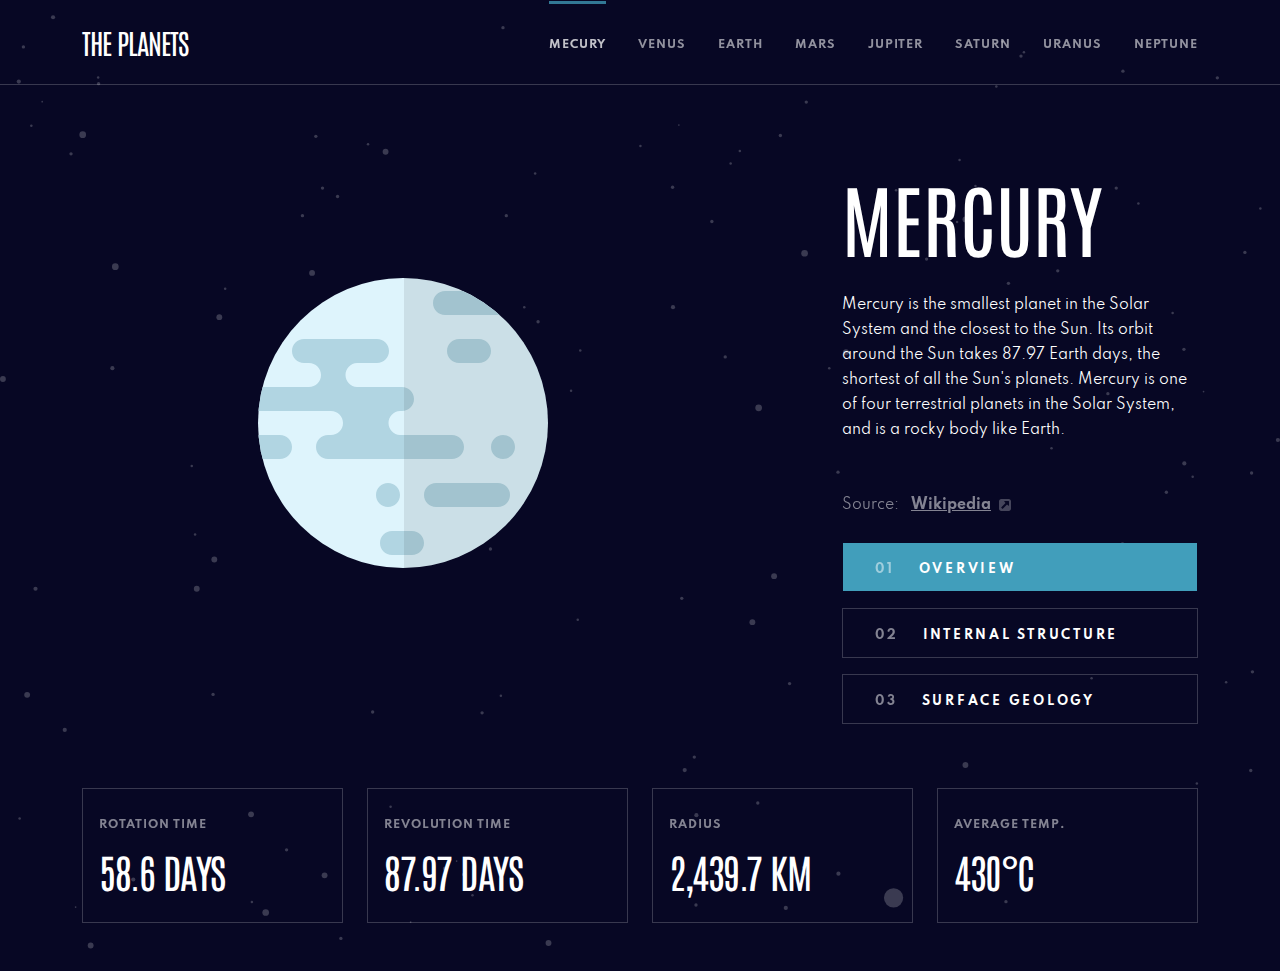
<file: index.html>
<!doctype html>
<html lang="en">

<head>
  <!--Don't forget to edit title-->
  <title>Planet Fact Site - Mercury</title>
  <meta charset="utf-8">
  <meta name="viewport" content="width=device-width, initial-scale=1">
  <link rel="stylesheet" href="css/bootstrap.min.css">
  <link rel="stylesheet" href="css/styles.css">
</head>

<body>
  <header id="header">
    <div class="container">
      <div class="row">
        <div class="col-md-12">
          <nav id="nav-bar">
            <a href="" class="logo">
              <h1>The Planets</h1>
            </a>
            <ul class="nav-list">
              <li><a class="nav-link active" href="index.html"><span class="dot"></span>Mecury</a></li>
              <li><a class="nav-link" href="venus.html"><span class="dot"></span>Venus</a></li>
              <li><a class="nav-link" href="earth.html"><span class="dot"></span>Earth</a></li>
              <li><a class="nav-link" href="mars.html"><span class="dot"></span>Mars</a></li>
              <li><a class="nav-link" href="jupiter.html"><span class="dot"></span>Jupiter</a></li>
              <li><a class="nav-link" href="saturn.html"><span class="dot"></span>Saturn</a></li>
              <li><a class="nav-link" href="uranus.html"><span class="dot"></span>Uranus</a></li>
              <li><a class="nav-link" href="neptune.html"><span class="dot"></span>Neptune</a></li>
            </ul>
            <div id="nav-toggle">
              <div class="bar"></div>
              <div class="bar"></div>
              <div class="bar"></div>
            </div>
          </nav>
        </div>
      </div>
    </div>
  </header>
  <section id="m-tabs">
    <div class="container">
      <div class="row">
        <ul class="tabs">
          <li class="tab"><button class="btn active" data-show=".overview">Overview</button></li>
          <li class="tab"><button class="btn" data-show=".internal">Structure</button></li>
          <li class="tab"><button class="btn" data-show=".geology">Surface</button></li>
        </ul>
      </div>
    </div>
  </section>
  <section class="container" id="main">
    <div class="row">
      <div class="col-lg-7">
        <div class="planet overview">
          <img src="images/planet-mercury.svg" alt="Mercury" class="img-fluid mercury">
        </div>
        <div class="planet internal hide">
          <img src="images/planet-mercury-internal.svg" alt="Mercury Internal" class="img-fluid mercury">
        </div>
        <div class="planet geology hide">
          <img src="images/planet-mercury.svg" alt="Mercury" class="img-fluid mercury">
          <img src="images/geology-mercury.png" alt="Mercury Geology" class="img-fluid sub">
        </div>
      </div>
      <div class="col-lg-4 offset-lg-1">
        <article id="mercury">
          <div id="info">
            <h1 class="title">Mercury</h1>
            <p class="content overview">Mercury is the smallest planet in the Solar System and the closest to the Sun.
              Its
              orbit
              around the Sun takes 87.97 Earth days, the shortest of all the Sun's planets. Mercury is one of four
              terrestrial planets in the Solar System, and is a rocky body like Earth.</p>
            <p class="content internal hide">Mercury appears to have a solid silicate crust and mantle overlying a
              solid,
              iron
              sulfide outer core layer, a deeper liquid core layer, and a solid inner core. The planet's density is the
              second highest in the Solar System at 5.427 g/cm3 , only slightly less than Earth's density.</p>
            <p class="content geology hide">Mercury's surface is similar in appearance to that of the Moon, showing
              extensive
              mare-like plains and heavy cratering, indicating that it has been geologically inactive for billions of
              years. It is more heterogeneous than either Mars's or the Moon’s.</p>
            <span class="source">Source: <a href="https://en.wikipedia.org/wiki/Mercury_(planet)" class="link" target="_blank">Wikipedia<img
                  src="images/icon-source.svg" class="icon" alt="Source Icon"></a></span>
          </div>
          <div id="buttons">
            <button class="active btn" data-show=".overview"><span class="number">01</span>Overview</button>
            <button class="btn" data-show=".internal"><span class="number">02</span>Internal Structure</button>
            <button class="btn" data-show=".geology"><span class="number">03</span>Surface Geology</button>
          </div>
        </article>
      </div>
      <div class="col-md-3">
        <div id="stats">
          <h2 class="title">Rotation Time</h2>
          <span class="content">58.6 Days</span>
        </div>
      </div>
      <div class="col-md-3">
        <div id="stats">
          <h2 class="title">Revolution Time</h2>
          <span class="content">87.97 Days</span>
        </div>
      </div>
      <div class="col-md-3">
        <div id="stats">
          <h2 class="title">Radius</h2>
          <span class="content">2,439.7 Km</span>
        </div>
      </div>
      <div class="col-md-3">
        <div id="stats">
          <h2 class="title">Average Temp.</h2>
          <span class="content">430&deg;C</span>
        </div>
      </div>
    </div>
  </section>
</body>
<script src="https://code.jquery.com/jquery-3.6.0.min.js"
  integrity="sha256-/xUj+3OJU5yExlq6GSYGSHk7tPXikynS7ogEvDej/m4=" crossorigin="anonymous"></script>
<script src="js/bootstrap.min.js"></script>
<script src="js/main.js"></script>

</html>
</file>
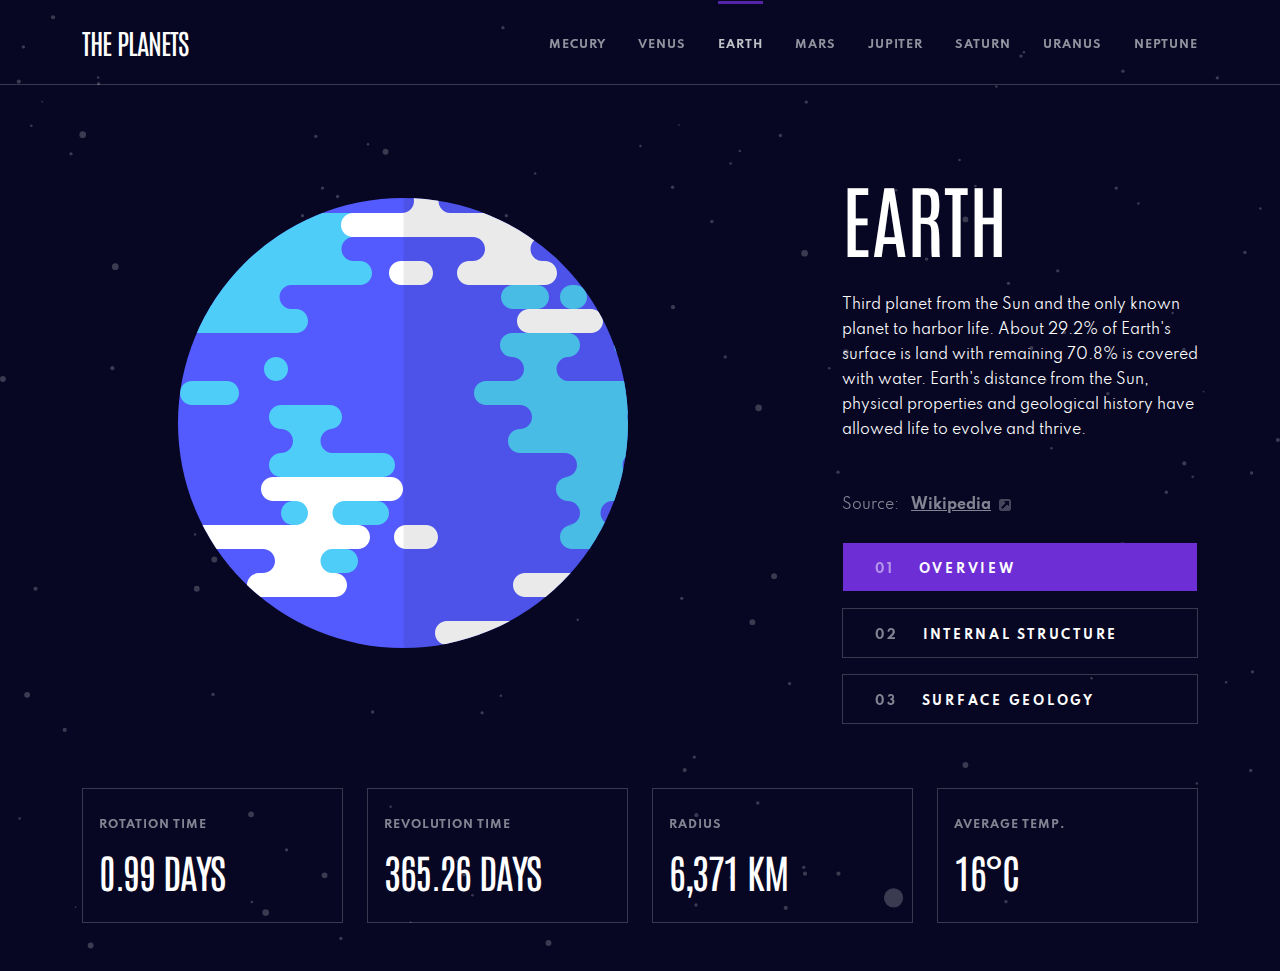
<file: earth.html>
<!doctype html>
<html lang="en">

<head>
  <!--Don't forget to edit title-->
  <title>Planet Fact Site - Earth</title>
  <meta charset="utf-8">
  <meta name="viewport" content="width=device-width, initial-scale=1">
  <link rel="stylesheet" href="css/bootstrap.min.css">
  <link rel="stylesheet" href="css/styles.css">
</head>

<body>
  <header id="header">
    <div class="container">
      <div class="row">
        <div class="col-md-12">
          <nav id="nav-bar">
            <a href="" class="logo">
              <h1>The Planets</h1>
            </a>
            <ul class="nav-list">
              <li><a class="nav-link" href="index.html"><span class="dot"></span>Mecury</a></li>
              <li><a class="nav-link" href="venus.html"><span class="dot"></span>Venus</a></li>
              <li><a class="nav-link active" href="earth.html"><span class="dot"></span>Earth</a></li>
              <li><a class="nav-link" href="mars.html"><span class="dot"></span>Mars</a></li>
              <li><a class="nav-link" href="jupiter.html"><span class="dot"></span>Jupiter</a></li>
              <li><a class="nav-link" href="saturn.html"><span class="dot"></span>Saturn</a></li>
              <li><a class="nav-link" href="uranus.html"><span class="dot"></span>Uranus</a></li>
              <li><a class="nav-link" href="neptune.html"><span class="dot"></span>Neptune</a></li>
            </ul>
            <div id="nav-toggle">
              <div class="bar"></div>
              <div class="bar"></div>
              <div class="bar"></div>
            </div>
          </nav>
        </div>
      </div>
    </div>
  </header>
  <section id="m-tabs">
    <div class="container">
      <div class="row">
        <ul class="tabs">
          <li class="tab"><button class="btn active" data-show=".overview">Overview</button></li>
          <li class="tab"><button class="btn" data-show=".internal">Structure</button></li>
          <li class="tab"><button class="btn" data-show=".geology">Surface</button></li>
        </ul>
      </div>
    </div>
  </section>
  <section class="container" id="main">
    <div class="row">
      <div class="col-lg-7">
        <div class="planet overview">
          <img src="images/planet-earth.svg" alt="Earth" class="img-fluid earth">
        </div>
        <div class="planet internal hide">
          <img src="images/planet-earth-internal.svg" alt="Earth Internal" class="img-fluid earth">
        </div>
        <div class="planet geology hide">
          <img src="images/planet-earth.svg" alt="Earth" class="img-fluid earth">
          <img src="images/geology-earth.png" alt="Earth Geology" class="img-fluid sub">
        </div>
      </div>
      <div class="col-lg-4 offset-lg-1">
        <article id="earth">
          <div id="info">
            <h1 class="title">Earth</h1>
            <p class="content overview">Third planet from the Sun and the only known planet to harbor life. About 29.2%
              of Earth's surface is land with remaining 70.8% is covered with water. Earth's distance from the Sun,
              physical properties and geological history have allowed life to evolve and thrive.</p>
            <p class="content internal hide">Earth's interior, like that of the other terrestrial planets, is divided
              into
              layers by their chemical or physical (rheological) properties. The outer layer is a chemically distinct
              silicate solid crust, which is underlain by a highly viscous solid mantle.</p>
            <p class="content geology hide">The total surface area of Earth is about 510 million km2. The continental
              crust consists of lower density material such as the igneous rocks granite and andesite. Less common is
              basalt, a denser volcanic rock that is the primary constituent of the ocean floors.</p>
            <span class="source">Source: <a href="https://en.wikipedia.org/wiki/Earth" class="link"
                target="_blank">Wikipedia<img src="images/icon-source.svg" class="icon" alt="Source Icon"></a></span>
          </div>
          <div id="buttons">
            <button class="active btn" data-show=".overview"><span class="number">01</span>Overview</button>
            <button class="btn" data-show=".internal"><span class="number">02</span>Internal Structure</button>
            <button class="btn" data-show=".geology"><span class="number">03</span>Surface Geology</button>
          </div>
        </article>
      </div>
      <div class="col-md-3">
        <div id="stats">
          <h2 class="title">Rotation Time</h2>
          <span class="content">0.99 Days</span>
        </div>
      </div>
      <div class="col-md-3">
        <div id="stats">
          <h2 class="title">Revolution Time</h2>
          <span class="content">365.26 Days</span>
        </div>
      </div>
      <div class="col-md-3">
        <div id="stats">
          <h2 class="title">Radius</h2>
          <span class="content">6,371 Km</span>
        </div>
      </div>
      <div class="col-md-3">
        <div id="stats">
          <h2 class="title">Average Temp.</h2>
          <span class="content">16&deg;C</span>
        </div>
      </div>
    </div>
  </section>
</body>
<script src="https://code.jquery.com/jquery-3.6.0.min.js"
  integrity="sha256-/xUj+3OJU5yExlq6GSYGSHk7tPXikynS7ogEvDej/m4=" crossorigin="anonymous"></script>
<script src="js/bootstrap.min.js"></script>
<script src="js/main.js"></script>

</html>
</file>
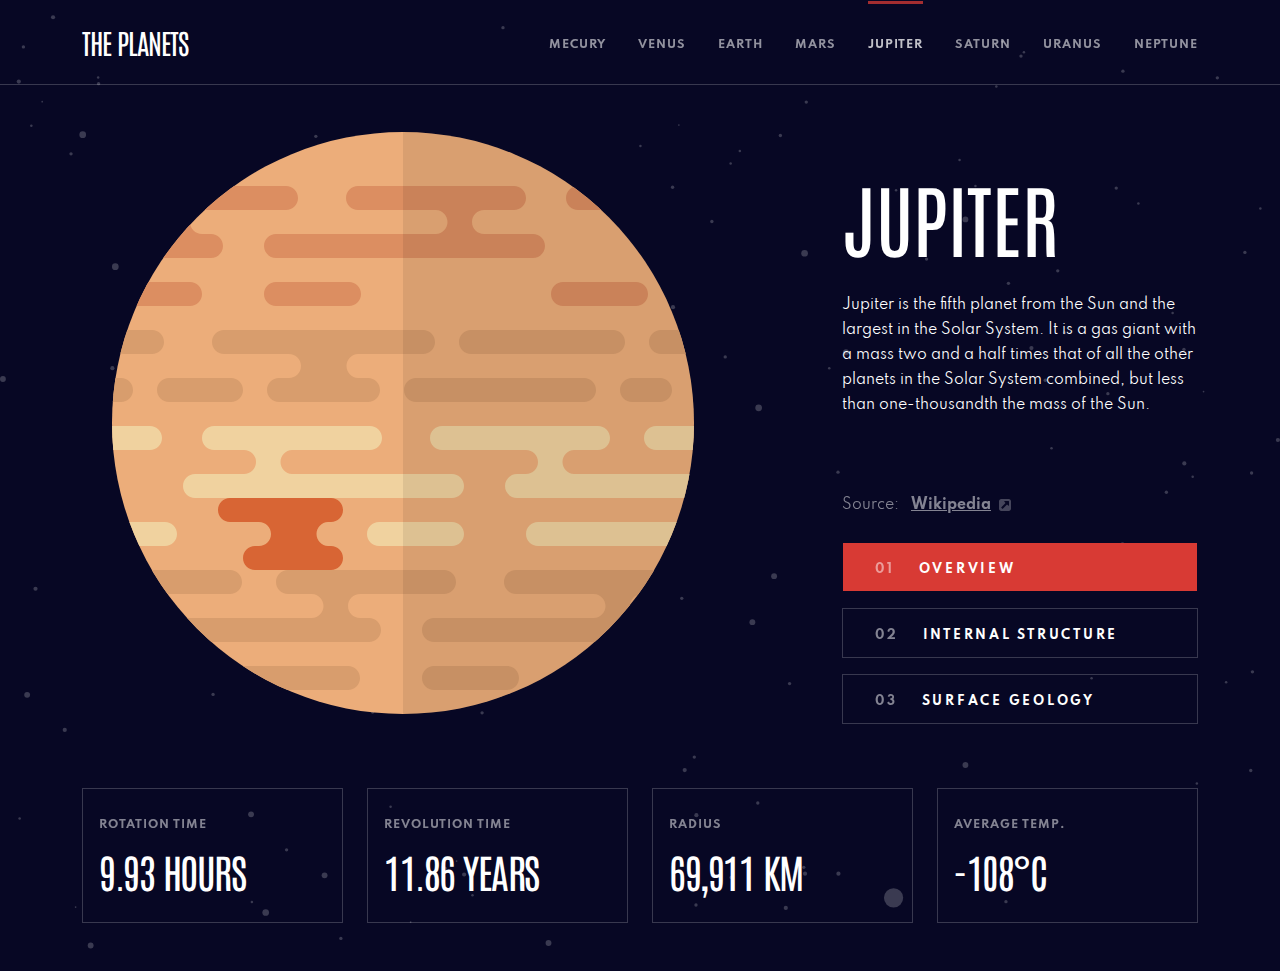
<file: jupiter.html>
<!doctype html>
<html lang="en">

<head>
  <!--Don't forget to edit title-->
  <title>Planet Fact Site - Jupiter</title>
  <meta charset="utf-8">
  <meta name="viewport" content="width=device-width, initial-scale=1">
<link rel="stylesheet" href="css/bootstrap.min.css">
  <link rel="stylesheet" href="css/styles.css">
</head>

<body>
  <header id="header">
    <div class="container">
      <div class="row">
        <div class="col-md-12">
          <nav id="nav-bar">
            <a href="" class="logo">
              <h1>The Planets</h1>
            </a>
            <ul class="nav-list">
              <li><a class="nav-link" href="index.html"><span class="dot"></span>Mecury</a></li>
              <li><a class="nav-link" href="venus.html"><span class="dot"></span>Venus</a></li>
              <li><a class="nav-link" href="earth.html"><span class="dot"></span>Earth</a></li>
              <li><a class="nav-link" href="mars.html"><span class="dot"></span>Mars</a></li>
              <li><a class="nav-link active" href="jupiter.html"><span class="dot"></span>Jupiter</a></li>
              <li><a class="nav-link" href="saturn.html"><span class="dot"></span>Saturn</a></li>
              <li><a class="nav-link" href="uranus.html"><span class="dot"></span>Uranus</a></li>
              <li><a class="nav-link" href="neptune.html"><span class="dot"></span>Neptune</a></li>
            </ul>
            <div id="nav-toggle">
              <div class="bar"></div>
              <div class="bar"></div>
              <div class="bar"></div>
            </div>
          </nav>
        </div>
      </div>
    </div>
  </header>
  <section id="m-tabs">
    <div class="container">
      <div class="row">
        <ul class="tabs">
          <li class="tab"><button class="btn active" data-show=".overview">Overview</button></li>
          <li class="tab"><button class="btn" data-show=".internal">Structure</button></li>
          <li class="tab"><button class="btn" data-show=".geology">Surface</button></li>
        </ul>
      </div>
    </div>
  </section>
  <section class="container" id="main">
    <div class="row">
      <div class="col-lg-7">
        <div class="planet overview">
          <img src="images/planet-jupiter.svg" alt="Jupiter" class="img-fluid jupiter">
        </div>
        <div class="planet internal hide">
          <img src="images/planet-jupiter-internal.svg" alt="Jupiter Internal" class="img-fluid jupiter">
        </div>
        <div class="planet geology hide">
          <img src="images/planet-jupiter.svg" alt="Jupiter" class="img-fluid jupiter">
          <img src="images/geology-jupiter.png" alt="Jupiter Geology" class="img-fluid sub">
        </div>
      </div>
      <div class="col-lg-4 offset-lg-1">
        <article id="jupiter">
          <div id="info">
            <h1 class="title">Jupiter</h1>
            <p class="content overview">Jupiter is the fifth planet from the Sun and the largest in the Solar System. It
              is a gas giant with a mass two and a half times that of all the other planets in the Solar System
              combined, but less than one-thousandth the mass of the Sun.</p>
            <p class="content internal hide">When the Juno arrived in 2016, it found that Jupiter has a very diffuse
              core that mixes into its mantle. A possible cause is an impact from a planet of about ten Earth masses a
              few million years after Jupiter's formation, which would have disrupted an originally solid Jovian core.
            </p>
            <p class="content geology hide">The best known feature of Jupiter is the Great Red Spot, a persistent
              anticyclonic storm located 22° south of the equator. It is known to have existed since at least 1831, and
              possibly since 1665.</p>
            <span class="source">Source: <a href="https://en.wikipedia.org/wiki/Jupiter" class="link"
                target="_blank">Wikipedia<img src="images/icon-source.svg" class="icon" alt="Source Icon"></a></span>
          </div>
          <div id="buttons">
            <button class="active btn" data-show=".overview"><span class="number">01</span>Overview</button>
            <button class="btn" data-show=".internal"><span class="number">02</span>Internal Structure</button>
            <button class="btn" data-show=".geology"><span class="number">03</span>Surface Geology</button>
          </div>
        </article>
      </div>
      <div class="col-md-3">
        <div id="stats">
          <h2 class="title">Rotation Time</h2>
          <span class="content">9.93 Hours</span>
        </div>
      </div>
      <div class="col-md-3">
        <div id="stats">
          <h2 class="title">Revolution Time</h2>
          <span class="content">11.86 Years</span>
        </div>
      </div>
      <div class="col-md-3">
        <div id="stats">
          <h2 class="title">Radius</h2>
          <span class="content">69,911 Km</span>
        </div>
      </div>
      <div class="col-md-3">
        <div id="stats">
          <h2 class="title">Average Temp.</h2>
          <span class="content">-108&deg;C</span>
        </div>
      </div>
    </div>
  </section>
</body>
<script src="https://code.jquery.com/jquery-3.6.0.min.js"
  integrity="sha256-/xUj+3OJU5yExlq6GSYGSHk7tPXikynS7ogEvDej/m4=" crossorigin="anonymous"></script>
<script src="js/bootstrap.min.js"></script>
<script src="js/main.js"></script>

</html>
</file>
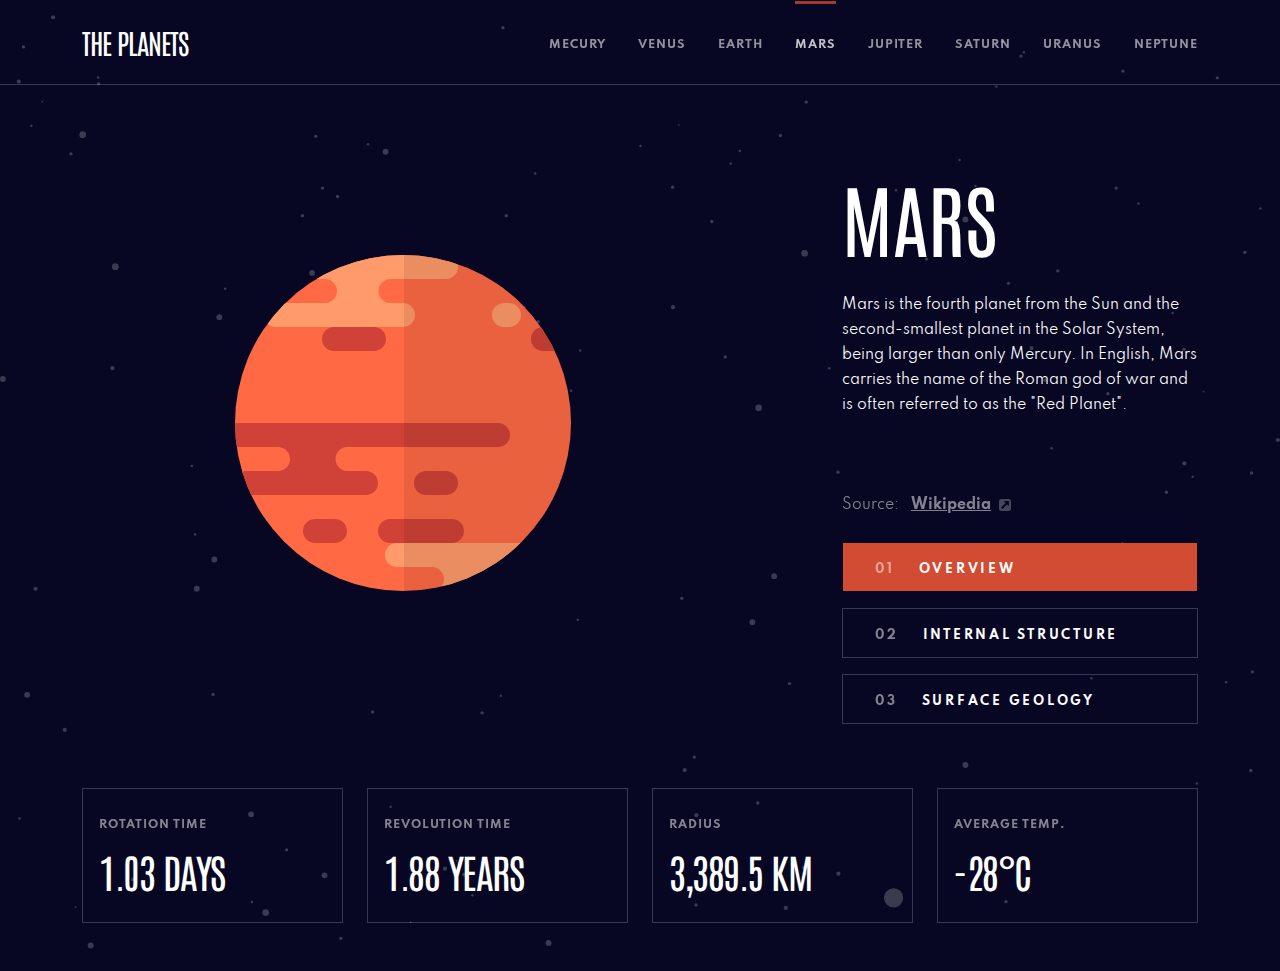
<file: mars.html>
<!doctype html>
<html lang="en">

<head>
  <!--Don't forget to edit title-->
  <title>Planet Fact Site - Mars</title>
  <meta charset="utf-8">
  <meta name="viewport" content="width=device-width, initial-scale=1">
  <link rel="stylesheet" href="css/bootstrap.min.css">
  <link rel="stylesheet" href="css/styles.css">
</head>

<body>
  <header id="header">
    <div class="container">
      <div class="row">
        <div class="col-md-12">
          <nav id="nav-bar">
            <a href="" class="logo">
              <h1>The Planets</h1>
            </a>
            <ul class="nav-list">
              <li><a class="nav-link" href="index.html"><span class="dot"></span>Mecury</a></li>
              <li><a class="nav-link" href="venus.html"><span class="dot"></span>Venus</a></li>
              <li><a class="nav-link" href="earth.html"><span class="dot"></span>Earth</a></li>
              <li><a class="nav-link active" href="mars.html"><span class="dot"></span>Mars</a></li>
              <li><a class="nav-link" href="jupiter.html"><span class="dot"></span>Jupiter</a></li>
              <li><a class="nav-link" href="saturn.html"><span class="dot"></span>Saturn</a></li>
              <li><a class="nav-link" href="uranus.html"><span class="dot"></span>Uranus</a></li>
              <li><a class="nav-link" href="neptune.html"><span class="dot"></span>Neptune</a></li>
            </ul>
            <div id="nav-toggle">
              <div class="bar"></div>
              <div class="bar"></div>
              <div class="bar"></div>
            </div>
          </nav>
        </div>
      </div>
    </div>
  </header>
  <section id="m-tabs">
    <div class="container">
      <div class="row">
        <ul class="tabs">
          <li class="tab"><button class="btn active" data-show=".overview">Overview</button></li>
          <li class="tab"><button class="btn" data-show=".internal">Structure</button></li>
          <li class="tab"><button class="btn" data-show=".geology">Surface</button></li>
        </ul>
      </div>
    </div>
  </section>
  <section class="container" id="main">
    <div class="row">
      <div class="col-lg-7">
        <div class="planet overview">
          <img src="images/planet-mars.svg" alt="Mars" class="img-fluid mars">
        </div>
        <div class="planet internal hide">
          <img src="images/planet-mars-internal.svg" alt="Mars Internal" class="img-fluid mars">
        </div>
        <div class="planet geology hide">
          <img src="images/planet-mars.svg" alt="Mars" class="img-fluid mars">
          <img src="images/geology-mars.png" alt="Mars Geology" class="img-fluid sub">
        </div>
      </div>
      <div class="col-lg-4 offset-lg-1">
        <article id="mars">
          <div id="info">
            <h1 class="title">Mars</h1>
            <p class="content overview">Mars is the fourth planet from the Sun and the second-smallest planet in the
              Solar System, being larger than only Mercury. In English, Mars carries the name of the Roman god of war
              and is often referred to as the "Red Planet".</p>
            <p class="content internal hide">Like Earth, Mars has differentiated into a dense metallic core overlaid by
              less dense materials. Scientists initially determined that the core is at least partially liquid. Current
              models of its interior imply a core consisting primarily of iron and nickel with about 16–17% sulfur.</p>
            <p class="content geology hide">Mars is a terrestrial planet whose surface consists of minerals containing
              silicon and oxygen, metals, and other elements that typically make up rock. The surface is primarily
              composed of tholeiitic basalt, although parts are more silica-rich than typical basalt.</p>
            <span class="source">Source: <a href="https://en.wikipedia.org/wiki/Mars" class="link"
                target="_blank">Wikipedia<img src="images/icon-source.svg" class="icon" alt="Source Icon"></a></span>
          </div>
          <div id="buttons">
            <button class="active btn" data-show=".overview"><span class="number">01</span>Overview</button>
            <button class="btn" data-show=".internal"><span class="number">02</span>Internal Structure</button>
            <button class="btn" data-show=".geology"><span class="number">03</span>Surface Geology</button>
          </div>
        </article>
      </div>
      <div class="col-md-3">
        <div id="stats">
          <h2 class="title">Rotation Time</h2>
          <span class="content">1.03 Days</span>
        </div>
      </div>
      <div class="col-md-3">
        <div id="stats">
          <h2 class="title">Revolution Time</h2>
          <span class="content">1.88 Years</span>
        </div>
      </div>
      <div class="col-md-3">
        <div id="stats">
          <h2 class="title">Radius</h2>
          <span class="content">3,389.5 Km</span>
        </div>
      </div>
      <div class="col-md-3">
        <div id="stats">
          <h2 class="title">Average Temp.</h2>
          <span class="content">-28&deg;C</span>
        </div>
      </div>
    </div>
  </section>
</body>
<script src="https://code.jquery.com/jquery-3.6.0.min.js"
  integrity="sha256-/xUj+3OJU5yExlq6GSYGSHk7tPXikynS7ogEvDej/m4=" crossorigin="anonymous"></script>
<script src="js/bootstrap.min.js"></script>
<script src="js/main.js"></script>

</html>
</file>
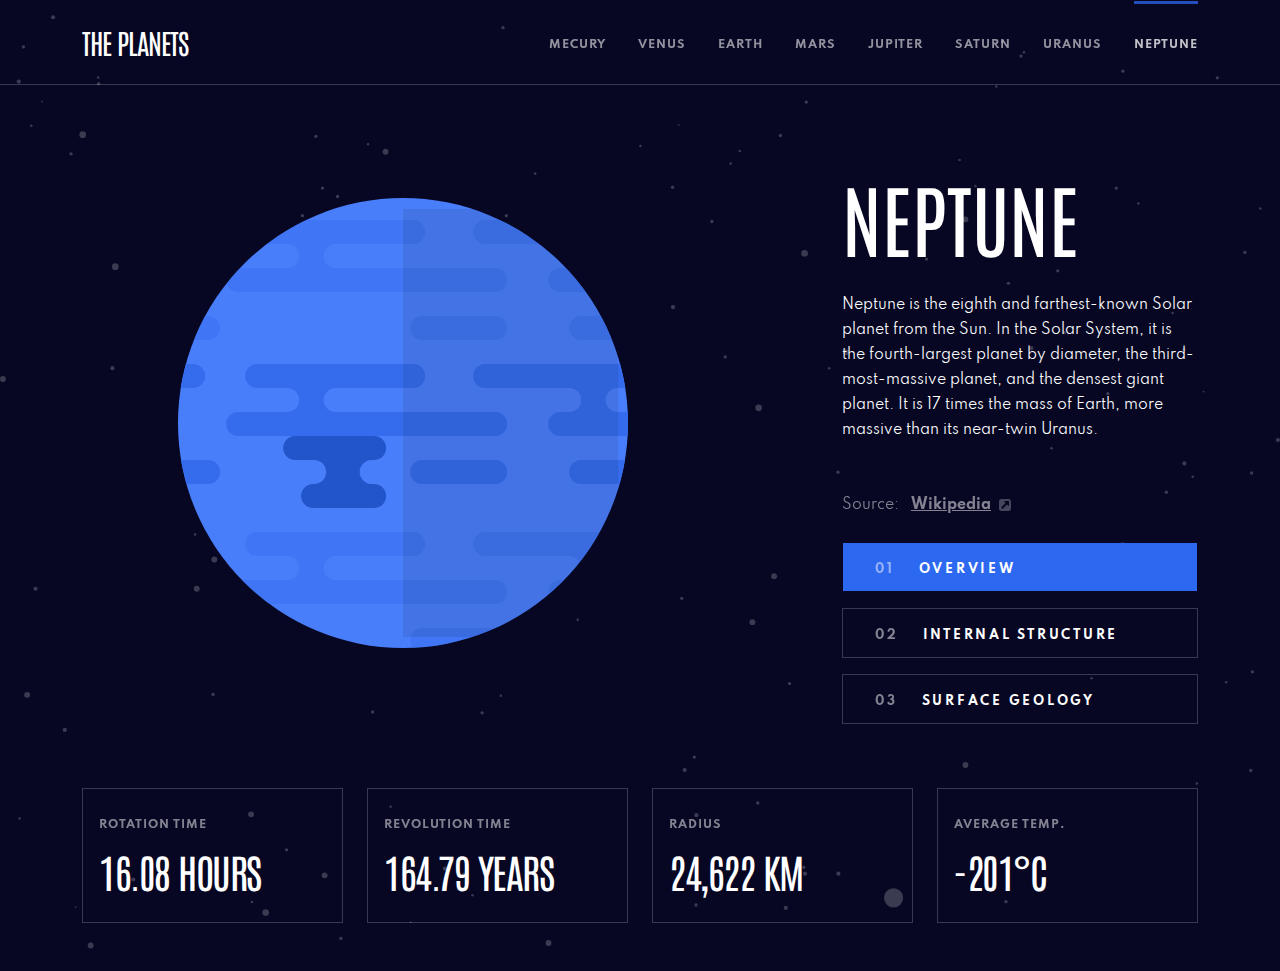
<file: neptune.html>
<!doctype html>
<html lang="en">

<head>
  <!--Don't forget to edit title-->
  <title>Planet Fact Site - Neptune</title>
  <meta charset="utf-8">
  <meta name="viewport" content="width=device-width, initial-scale=1">
  <link rel="stylesheet" href="css/bootstrap.min.css">
  <link rel="stylesheet" href="css/styles.css">
</head>

<body>
  <header id="header">
    <div class="container">
      <div class="row">
        <div class="col-md-12">
          <nav id="nav-bar">
            <a href="" class="logo">
              <h1>The Planets</h1>
            </a>
            <ul class="nav-list">
              <li><a class="nav-link" href="index.html"><span class="dot"></span>Mecury</a></li>
              <li><a class="nav-link" href="venus.html"><span class="dot"></span>Venus</a></li>
              <li><a class="nav-link" href="earth.html"><span class="dot"></span>Earth</a></li>
              <li><a class="nav-link" href="mars.html"><span class="dot"></span>Mars</a></li>
              <li><a class="nav-link" href="jupiter.html"><span class="dot"></span>Jupiter</a></li>
              <li><a class="nav-link" href="saturn.html"><span class="dot"></span>Saturn</a></li>
              <li><a class="nav-link" href="uranus.html"><span class="dot"></span>Uranus</a></li>
              <li><a class="nav-link active" href="neptune.html"><span class="dot"></span>Neptune</a></li>
            </ul>
            <div id="nav-toggle">
              <div class="bar"></div>
              <div class="bar"></div>
              <div class="bar"></div>
            </div>
          </nav>
        </div>
      </div>
    </div>
  </header>
  <section id="m-tabs">
    <div class="container">
      <div class="row">
        <ul class="tabs">
          <li class="tab"><button class="btn active" data-show=".overview">Overview</button></li>
          <li class="tab"><button class="btn" data-show=".internal">Structure</button></li>
          <li class="tab"><button class="btn" data-show=".geology">Surface</button></li>
        </ul>
      </div>
    </div>
  </section>
  <section class="container" id="main">
    <div class="row">
      <div class="col-lg-7">
        <div class="planet overview">
          <img src="images/planet-neptune.svg" alt="Neptune" class="img-fluid neptune">
        </div>
        <div class="planet internal hide">
          <img src="images/planet-neptune-internal.svg" alt="Neptune Internal" class="img-fluid neptune">
        </div>
        <div class="planet geology hide">
          <img src="images/planet-neptune.svg" alt="Neptune" class="img-fluid neptune">
          <img src="images/geology-neptune.png" alt="Neptune Geology" class="img-fluid sub">
        </div>
      </div>
      <div class="col-lg-4 offset-lg-1">
        <article id="neptune">
          <div id="info">
            <h1 class="title">Neptune</h1>
            <p class="content overview">Neptune is the eighth and farthest-known Solar planet from the Sun. In the Solar
              System, it is the fourth-largest planet by diameter, the third-most-massive planet, and the densest giant
              planet. It is 17 times the mass of Earth, more massive than its near-twin Uranus.</p>
            <p class="content internal hide">Neptune's internal structure resembles that of Uranus. Its atmosphere forms
              about 5% to 10% of its mass and extends perhaps 10% to 20% of the way towards the core. Increasing
              concentrations of methane, ammonia and water are found in the lower regions.</p>
            <p class="content geology hide">Neptune's atmosphere is 80% hydrogen and 19% helium. A trace amount of
              methane is also present. Prominent absorption bands of methane exist at wavelengths above 600 nm, in the
              red and infrared portion of the spectrum.</p>
            <span class="source">Source: <a href="https://en.wikipedia.org/wiki/Neptune" class="link"
                target="_blank">Wikipedia<img src="images/icon-source.svg" class="icon" alt="Source Icon"></a></span>
          </div>
          <div id="buttons">
            <button class="active btn" data-show=".overview"><span class="number">01</span>Overview</button>
            <button class="btn" data-show=".internal"><span class="number">02</span>Internal Structure</button>
            <button class="btn" data-show=".geology"><span class="number">03</span>Surface Geology</button>
          </div>
        </article>
      </div>
      <div class="col-md-3">
        <div id="stats">
          <h2 class="title">Rotation Time</h2>
          <span class="content">16.08 Hours</span>
        </div>
      </div>
      <div class="col-md-3">
        <div id="stats">
          <h2 class="title">Revolution Time</h2>
          <span class="content">164.79 Years</span>
        </div>
      </div>
      <div class="col-md-3">
        <div id="stats">
          <h2 class="title">Radius</h2>
          <span class="content">24,622 Km</span>
        </div>
      </div>
      <div class="col-md-3">
        <div id="stats">
          <h2 class="title">Average Temp.</h2>
          <span class="content">-201&deg;C</span>
        </div>
      </div>
    </div>
  </section>
</body>
<script src="https://code.jquery.com/jquery-3.6.0.min.js"
  integrity="sha256-/xUj+3OJU5yExlq6GSYGSHk7tPXikynS7ogEvDej/m4=" crossorigin="anonymous"></script>
<script src="js/bootstrap.min.js"></script>
<script src="js/main.js"></script>

</html>
</file>
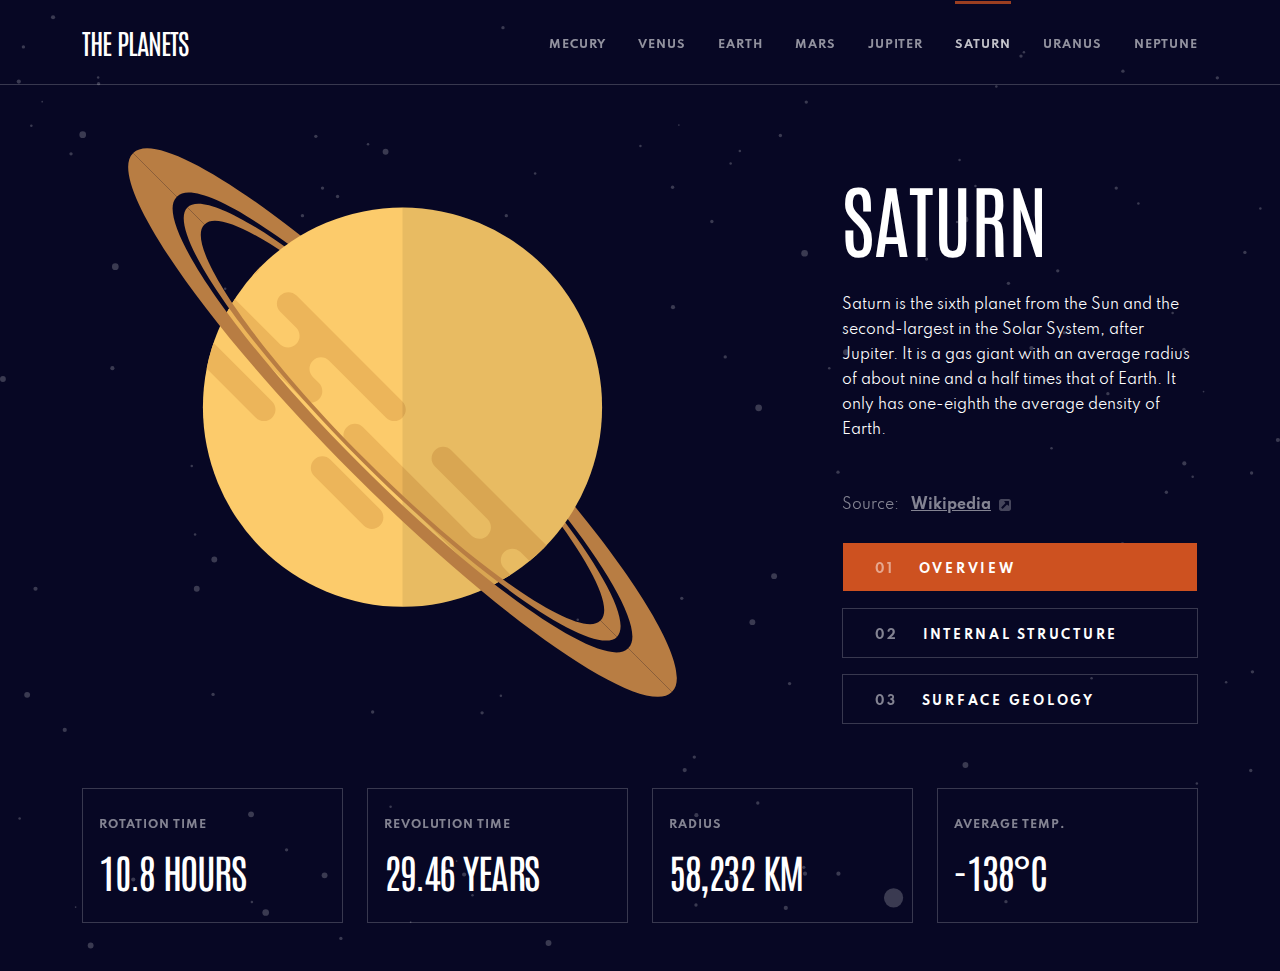
<file: saturn.html>
<!doctype html>
<html lang="en">

<head>
  <!--Don't forget to edit title-->
  <title>Planet Fact Site - Saturn</title>
  <meta charset="utf-8">
  <meta name="viewport" content="width=device-width, initial-scale=1">
  <link rel="stylesheet" href="css/bootstrap.min.css">
  <link rel="stylesheet" href="css/styles.css">
</head>

<body>
  <header id="header">
    <div class="container">
      <div class="row">
        <div class="col-md-12">
          <nav id="nav-bar">
            <a href="" class="logo">
              <h1>The Planets</h1>
            </a>
            <ul class="nav-list">
              <li><a class="nav-link" href="index.html"><span class="dot"></span>Mecury</a></li>
              <li><a class="nav-link" href="venus.html"><span class="dot"></span>Venus</a></li>
              <li><a class="nav-link" href="earth.html"><span class="dot"></span>Earth</a></li>
              <li><a class="nav-link" href="mars.html"><span class="dot"></span>Mars</a></li>
              <li><a class="nav-link" href="jupiter.html"><span class="dot"></span>Jupiter</a></li>
              <li><a class="nav-link active" href="saturn.html"><span class="dot"></span>Saturn</a></li>
              <li><a class="nav-link" href="uranus.html"><span class="dot"></span>Uranus</a></li>
              <li><a class="nav-link" href="neptune.html"><span class="dot"></span>Neptune</a></li>
            </ul>
            <div id="nav-toggle">
              <div class="bar"></div>
              <div class="bar"></div>
              <div class="bar"></div>
            </div>
          </nav>
        </div>
      </div>
    </div>
  </header>
  <section id="m-tabs">
    <div class="container">
      <div class="row">
        <ul class="tabs">
          <li class="tab"><button class="btn active" data-show=".overview">Overview</button></li>
          <li class="tab"><button class="btn" data-show=".internal">Structure</button></li>
          <li class="tab"><button class="btn" data-show=".geology">Surface</button></li>
        </ul>
      </div>
    </div>
  </section>
  <section class="container" id="main">
    <div class="row">
      <div class="col-lg-7">
        <div class="planet overview">
          <img src="images/planet-saturn.svg" alt="Saturn" class="img-fluid saturn">
        </div>
        <div class="planet internal hide">
          <img src="images/planet-saturn-internal.svg" alt="Saturn Internal" class="img-fluid saturn">
        </div>
        <div class="planet geology hide">
          <img src="images/planet-saturn.svg" alt="Saturn" class="img-fluid saturn">
          <img src="images/geology-saturn.png" alt="Saturn Geology" class="img-fluid saturn-sub sub">
        </div>
      </div>
      <div class="col-lg-4 offset-lg-1">
        <article id="saturn">
          <div id="info">
            <h1 class="title">Saturn</h1>
            <p class="content overview">Saturn is the sixth planet from the Sun and the second-largest in the Solar
              System, after Jupiter. It is a gas giant with an average radius of about nine and a half times that of
              Earth. It only has one-eighth the average density of Earth.</p>
            <p class="content internal hide">Despite consisting mostly of hydrogen and helium, most of Saturn's mass is
              not in the gas phase, because hydrogen becomes a non-ideal liquid when the density is above 0.01 g/cm3,
              which is reached at a radius containing 99.9% of Saturn's mass.</p>
            <p class="content geology hide">The outer atmosphere of Saturn contains 96.3% molecular hydrogen and 3.25%
              helium by volume. The planet's most famous feature is its prominent ring system, which is composed mostly
              of ice particles with a smaller amount of rocky debris and dust.</p>
            <span class="source">Source: <a href="https://en.wikipedia.org/wiki/Saturn" class="link"
                target="_blank">Wikipedia<img src="images/icon-source.svg" class="icon" alt="Source Icon"></a></span>
          </div>
          <div id="buttons">
            <button class="active btn" data-show=".overview"><span class="number">01</span>Overview</button>
            <button class="btn" data-show=".internal"><span class="number">02</span>Internal Structure</button>
            <button class="btn" data-show=".geology"><span class="number">03</span>Surface Geology</button>
          </div>
        </article>
      </div>
      <div class="col-md-3">
        <div id="stats">
          <h2 class="title">Rotation Time</h2>
          <span class="content">10.8 Hours</span>
        </div>
      </div>
      <div class="col-md-3">
        <div id="stats">
          <h2 class="title">Revolution Time</h2>
          <span class="content">29.46 Years</span>
        </div>
      </div>
      <div class="col-md-3">
        <div id="stats">
          <h2 class="title">Radius</h2>
          <span class="content">58,232 Km</span>
        </div>
      </div>
      <div class="col-md-3">
        <div id="stats">
          <h2 class="title">Average Temp.</h2>
          <span class="content">-138&deg;C</span>
        </div>
      </div>
    </div>
  </section>
</body>
<script src="https://code.jquery.com/jquery-3.6.0.min.js"
  integrity="sha256-/xUj+3OJU5yExlq6GSYGSHk7tPXikynS7ogEvDej/m4=" crossorigin="anonymous"></script>
<script src="js/bootstrap.min.js"></script>
<script src="js/main.js"></script>

</html>
</file>
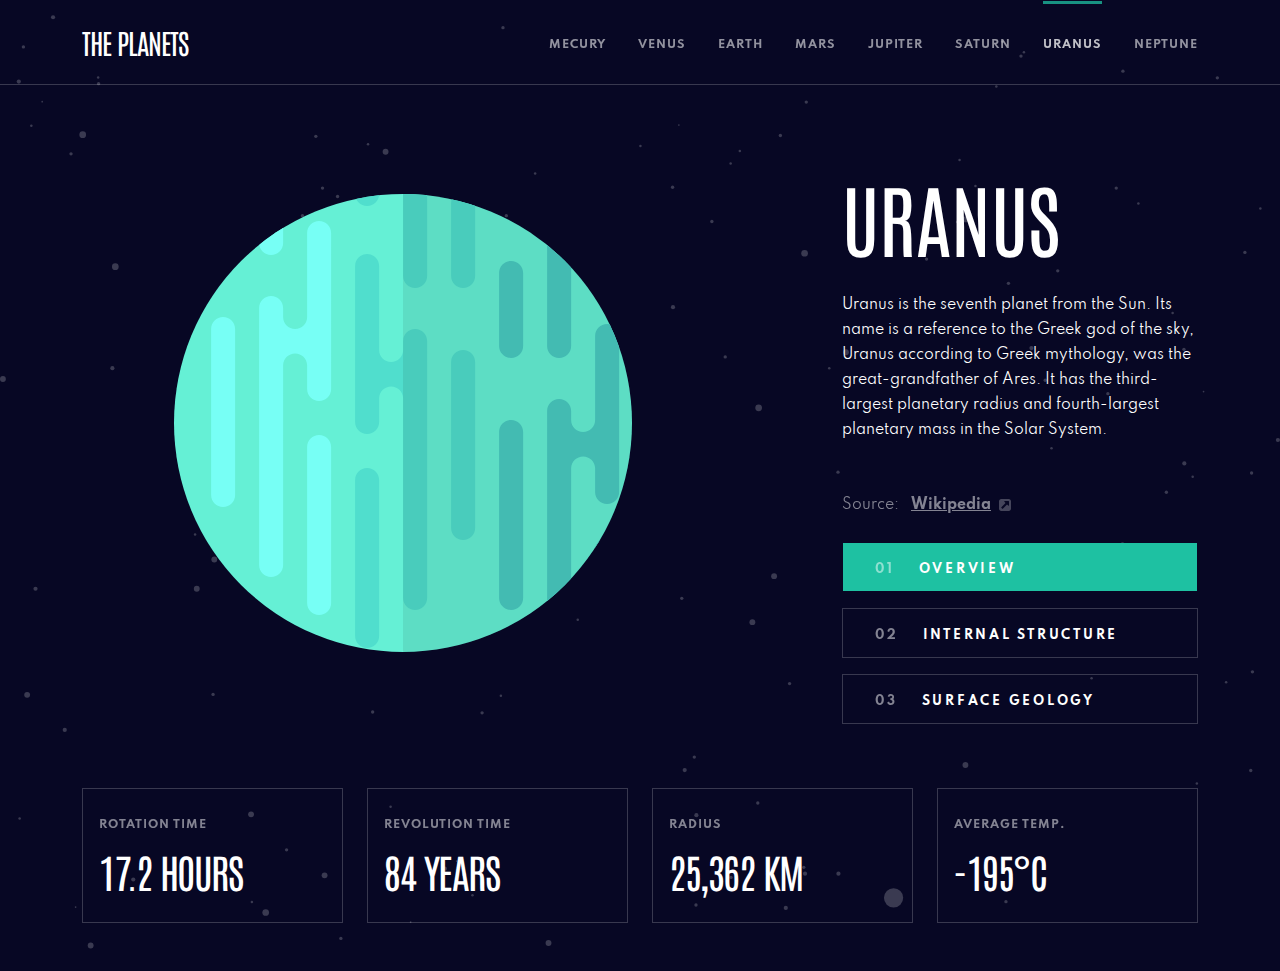
<file: uranus.html>
<!doctype html>
<html lang="en">

<head>
  <!--Don't forget to edit title-->
  <title>Planet Fact Site - Uranus</title>
  <meta charset="utf-8">
  <meta name="viewport" content="width=device-width, initial-scale=1">
  <link rel="stylesheet" href="css/bootstrap.min.css">
  <link rel="stylesheet" href="css/styles.css">
</head>

<body>
  <header id="header">
    <div class="container">
      <div class="row">
        <div class="col-md-12">
          <nav id="nav-bar">
            <a href="" class="logo">
              <h1>The Planets</h1>
            </a>
            <ul class="nav-list">
              <li><a class="nav-link" href="index.html"><span class="dot"></span>Mecury</a></li>
              <li><a class="nav-link" href="venus.html"><span class="dot"></span>Venus</a></li>
              <li><a class="nav-link" href="earth.html"><span class="dot"></span>Earth</a></li>
              <li><a class="nav-link" href="mars.html"><span class="dot"></span>Mars</a></li>
              <li><a class="nav-link" href="jupiter.html"><span class="dot"></span>Jupiter</a></li>
              <li><a class="nav-link" href="saturn.html"><span class="dot"></span>Saturn</a></li>
              <li><a class="nav-link active" href="uranus.html"><span class="dot"></span>Uranus</a></li>
              <li><a class="nav-link" href="neptune.html"><span class="dot"></span>Neptune</a></li>
            </ul>
            <div id="nav-toggle">
              <div class="bar"></div>
              <div class="bar"></div>
              <div class="bar"></div>
            </div>
          </nav>
        </div>
      </div>
    </div>
  </header>
  <section id="m-tabs">
    <div class="container">
      <div class="row">
        <ul class="tabs">
          <li class="tab"><button class="btn active" data-show=".overview">Overview</button></li>
          <li class="tab"><button class="btn" data-show=".internal">Structure</button></li>
          <li class="tab"><button class="btn" data-show=".geology">Surface</button></li>
        </ul>
      </div>
    </div>
  </section>
  <section class="container" id="main">
    <div class="row">
      <div class="col-lg-7">
        <div class="planet overview">
          <img src="images/planet-uranus.svg" alt="Uranus" class="img-fluid uranus">
        </div>
        <div class="planet internal hide">
          <img src="images/planet-uranus-internal.svg" alt="Uranus Internal" class="img-fluid uranus">
        </div>
        <div class="planet geology hide">
          <img src="images/planet-uranus.svg" alt="Uranus" class="img-fluid uranus">
          <img src="images/geology-uranus.png" alt="Uranus Geology" class="img-fluid sub">
        </div>
      </div>
      <div class="col-lg-4 offset-lg-1">
        <article id="uranus">
          <div id="info">
            <h1 class="title">Uranus</h1>
            <p class="content overview">Uranus is the seventh planet from the Sun. Its name is a reference to the Greek
              god of the sky, Uranus according to Greek mythology, was the great-grandfather of Ares. It has the
              third-largest planetary radius and fourth-largest planetary mass in the Solar System.</p>
            <p class="content internal hide">The standard model of Uranus's structure is that it consists of three
              layers: a rocky (silicate/iron–nickel) core in the centre, an icy mantle in the middle and an outer
              gaseous hydrogen/helium envelope. The core is relatively small, with a mass of only 0.55 Earth masses.</p>
            <p class="content geology hide">The composition of Uranus's atmosphere is different from its bulk,
              consisting mainly of molecular hydrogen and helium. The helium molar fraction, i.e. the number of helium
              atoms per molecule of gas, is 0.15±0.03 in the upper troposphere.</p>
            <span class="source">Source: <a href="https://en.wikipedia.org/wiki/Uranus" class="link"
                target="_blank">Wikipedia<img src="images/icon-source.svg" class="icon" alt="Source Icon"></a></span>
          </div>
          <div id="buttons">
            <button class="active btn" data-show=".overview"><span class="number">01</span>Overview</button>
            <button class="btn" data-show=".internal"><span class="number">02</span>Internal Structure</button>
            <button class="btn" data-show=".geology"><span class="number">03</span>Surface Geology</button>
          </div>
        </article>
      </div>
      <div class="col-md-3">
        <div id="stats">
          <h2 class="title">Rotation Time</h2>
          <span class="content">17.2 Hours</span>
        </div>
      </div>
      <div class="col-md-3">
        <div id="stats">
          <h2 class="title">Revolution Time</h2>
          <span class="content">84 Years</span>
        </div>
      </div>
      <div class="col-md-3">
        <div id="stats">
          <h2 class="title">Radius</h2>
          <span class="content">25,362 Km</span>
        </div>
      </div>
      <div class="col-md-3">
        <div id="stats">
          <h2 class="title">Average Temp.</h2>
          <span class="content">-195&deg;C</span>
        </div>
      </div>
    </div>
  </section>
</body>
<script src="https://code.jquery.com/jquery-3.6.0.min.js"
  integrity="sha256-/xUj+3OJU5yExlq6GSYGSHk7tPXikynS7ogEvDej/m4=" crossorigin="anonymous"></script>
<script src="js/bootstrap.min.js"></script>
<script src="js/main.js"></script>

</html>
</file>
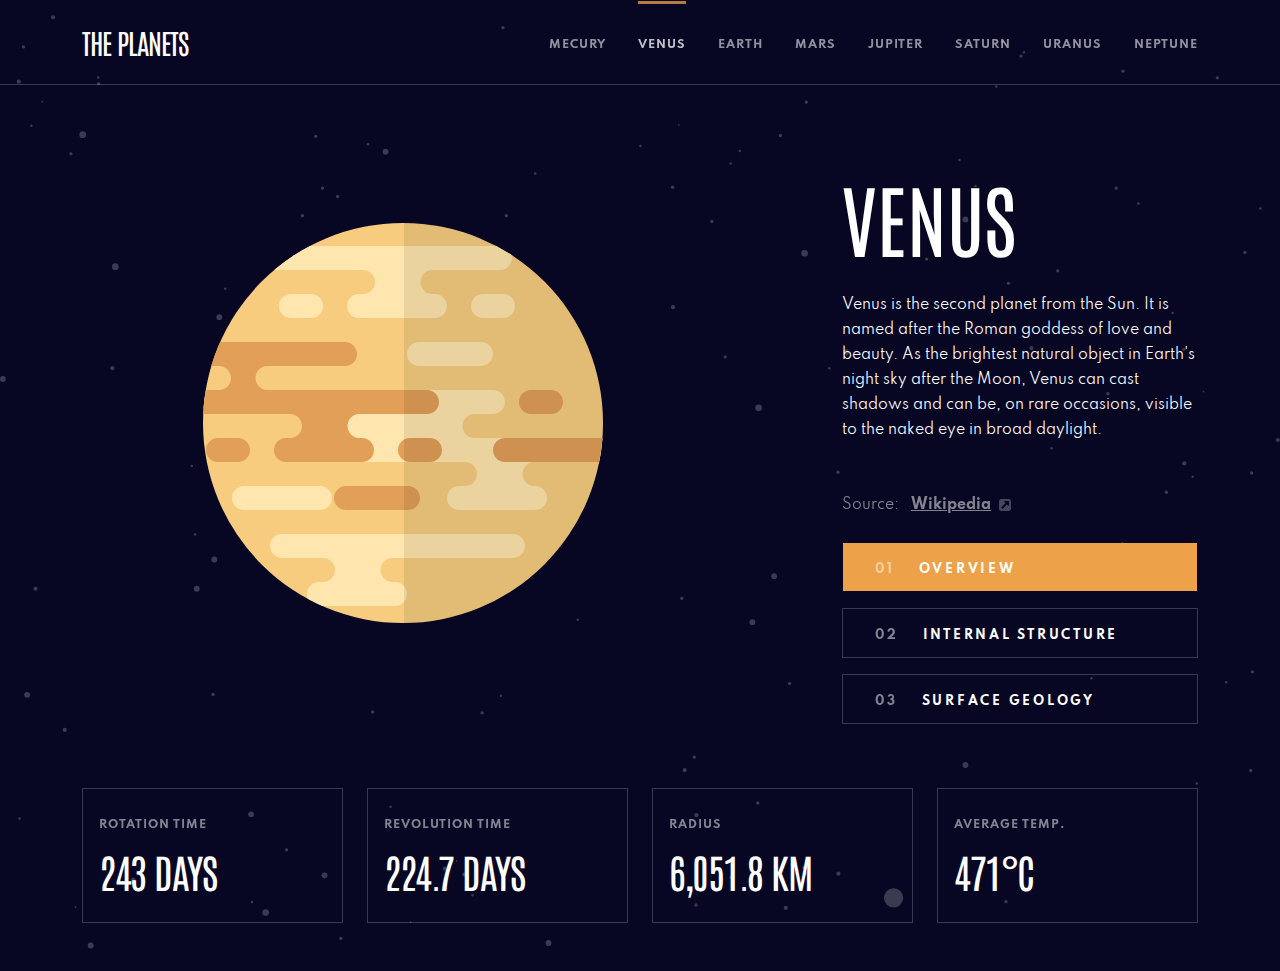
<file: venus.html>
<!doctype html>
<html lang="en">

<head>
  <!--Don't forget to edit title-->
  <title>Planet Fact Site - Venus</title>
  <meta charset="utf-8">
  <meta name="viewport" content="width=device-width, initial-scale=1">
  <link rel="stylesheet" href="css/bootstrap.min.css">
  <link rel="stylesheet" href="css/styles.css">
</head>

<body>
  <header id="header">
    <div class="container">
      <div class="row">
        <div class="col-md-12">
          <nav id="nav-bar">
            <a href="" class="logo">
              <h1>The Planets</h1>
            </a>
            <ul class="nav-list">
              <li><a class="nav-link" href="index.html"><span class="dot"></span>Mecury</a></li>
              <li><a class="nav-link active" href="venus.html"><span class="dot"></span>Venus</a></li>
              <li><a class="nav-link" href="earth.html"><span class="dot"></span>Earth</a></li>
              <li><a class="nav-link" href="mars.html"><span class="dot"></span>Mars</a></li>
              <li><a class="nav-link" href="jupiter.html"><span class="dot"></span>Jupiter</a></li>
              <li><a class="nav-link" href="saturn.html"><span class="dot"></span>Saturn</a></li>
              <li><a class="nav-link" href="uranus.html"><span class="dot"></span>Uranus</a></li>
              <li><a class="nav-link" href="neptune.html"><span class="dot"></span>Neptune</a></li>
            </ul>
            <div id="nav-toggle">
              <div class="bar"></div>
              <div class="bar"></div>
              <div class="bar"></div>
            </div>
          </nav>
        </div>
      </div>
    </div>
  </header>
  <section id="m-tabs">
    <div class="container">
      <div class="row">
        <ul class="tabs">
          <li class="tab"><button class="btn active" data-show=".overview">Overview</button></li>
          <li class="tab"><button class="btn" data-show=".internal">Structure</button></li>
          <li class="tab"><button class="btn" data-show=".geology">Surface</button></li>
        </ul>
      </div>
    </div>
  </section>
  <section class="container" id="main">
    <div class="row">
      <div class="col-lg-7">
        <div class="planet overview">
          <img src="images/planet-venus.svg" alt="Venus" class="img-fluid venus">
        </div>
        <div class="planet internal hide">
          <img src="images/planet-venus-internal.svg" alt="Venus Internal" class="img-fluid venus">
        </div>
        <div class="planet geology hide">
          <img src="images/planet-venus.svg" alt="Venus" class="img-fluid venus">
          <img src="images/geology-venus.png" alt="Venus Geology" class="img-fluid sub">
        </div>
      </div>
      <div class="col-lg-4 offset-lg-1">
        <article id="venus">
          <div id="info">
            <h1 class="title">Venus</h1>
            <p class="content overview">Venus is the second planet from the Sun. It is named after the Roman goddess of
              love and beauty. As the brightest natural object in Earth's night sky after the Moon, Venus can cast
              shadows and can be, on rare occasions, visible to the naked eye in broad daylight.</p>
            <p class="content internal hide">The similarity in size and density between Venus and Earth suggests they
              share a similar internal structure: a core, mantle, and crust. Like that of Earth, Venusian core is most
              likely at least partially liquid because the two planets have been cooling at about the same rate.</p>
            <p class="content geology hide">Much of the Venusian surface appears to have been shaped by volcanic
              activity. Venus has several times as many volcanoes as Earth, and it has 167 large volcanoes that are over
              100 km (60 mi) across. The only volcanic complex of this size on Earth is the Big Island of Hawaii.</p>
            <span class="source">Source: <a href="https://en.wikipedia.org/wiki/Venus" class="link"
                target="_blank">Wikipedia<img src="images/icon-source.svg" class="icon" alt="Source Icon"></a></span>
          </div>
          <div id="buttons">
            <button class="active btn" data-show=".overview"><span class="number">01</span>Overview</button>
            <button class="btn" data-show=".internal"><span class="number">02</span>Internal Structure</button>
            <button class="btn" data-show=".geology"><span class="number">03</span>Surface Geology</button>
          </div>
        </article>
      </div>
      <div class="col-md-3">
        <div id="stats">
          <h2 class="title">Rotation Time</h2>
          <span class="content">243 Days</span>
        </div>
      </div>
      <div class="col-md-3">
        <div id="stats">
          <h2 class="title">Revolution Time</h2>
          <span class="content">224.7 Days</span>
        </div>
      </div>
      <div class="col-md-3">
        <div id="stats">
          <h2 class="title">Radius</h2>
          <span class="content">6,051.8 Km</span>
        </div>
      </div>
      <div class="col-md-3">
        <div id="stats">
          <h2 class="title">Average Temp.</h2>
          <span class="content">471&deg;C</span>
        </div>
      </div>
    </div>
  </section>
</body>
<script src="https://code.jquery.com/jquery-3.6.0.min.js"
  integrity="sha256-/xUj+3OJU5yExlq6GSYGSHk7tPXikynS7ogEvDej/m4=" crossorigin="anonymous"></script>
<script src="js/bootstrap.min.js"></script>
<script src="js/main.js"></script>

</html>
</file>
<file: css/styles.css>
@import url("https://fonts.googleapis.com/css2?family=Antonio:wght@500&display=swap");
@font-face {
  font-family: "Spartan Bold";
  font-display: swap;
  src: url(../fonts/Spartan-Bold.ttf) format("truetype");
}
@font-face {
  font-family: "Spartan Regular";
  font-display: swap;
  src: url(../fonts/Spartan-Regular.ttf) format("truetype");
}
body {
  background: url(../images/background-stars.svg) no-repeat center center fixed, #070724;
  -webkit-background-size: cover;
  -moz-background-size: cover;
  -o-background-size: cover;
  background-size: cover;
}
body.open {
  overflow: hidden;
  animation: 0.2s delay-overflow;
}

#header {
  display: flex;
  align-items: center;
  height: 85px;
  border-bottom: 1px solid rgb(255, 255, 255);
  border-bottom: 1px solid rgba(255, 255, 255, 0.2);
  -webkit-background-clip: padding-box;
  background-clip: padding-box;
}
#header #nav-bar {
  width: 100%;
  display: flex;
  flex-direction: row;
  justify-content: space-between;
  align-items: center;
}
#header #nav-bar .logo {
  text-decoration: none;
}
#header #nav-bar .logo h1 {
  font-family: "Antonio", sans-serif;
  font-size: 28px;
  font-weight: 400;
  color: #FFFFFF;
  letter-spacing: -1.05px;
  line-height: 35px;
  text-transform: uppercase;
  margin: 0;
}
#header #nav-bar .nav-list {
  display: flex;
  flex-direction: row;
  align-content: center;
  height: 10px;
  padding: 0;
  margin: 0;
  list-style-type: none;
}
#header #nav-bar .nav-list li {
  margin-right: 2rem;
}
#header #nav-bar .nav-list li:last-child {
  margin-right: 0;
}
#header #nav-bar .nav-list li:nth-child(1) .nav-link.active {
  color: rgb(255, 255, 255);
}
#header #nav-bar .nav-list li:nth-child(1) .nav-link.active::before {
  content: "";
  display: block;
  position: absolute;
  top: -36px;
  height: 3px;
  width: 100%;
  background: #419EBB;
}
#header #nav-bar .nav-list li:nth-child(2) .nav-link.active {
  color: rgb(255, 255, 255);
}
#header #nav-bar .nav-list li:nth-child(2) .nav-link.active::before {
  content: "";
  display: block;
  position: absolute;
  top: -36px;
  height: 3px;
  width: 100%;
  background: #EDA249;
}
#header #nav-bar .nav-list li:nth-child(3) .nav-link.active {
  color: rgb(255, 255, 255);
}
#header #nav-bar .nav-list li:nth-child(3) .nav-link.active::before {
  content: "";
  display: block;
  position: absolute;
  top: -36px;
  height: 3px;
  width: 100%;
  background: #6D2ED5;
}
#header #nav-bar .nav-list li:nth-child(4) .nav-link.active {
  color: rgb(255, 255, 255);
}
#header #nav-bar .nav-list li:nth-child(4) .nav-link.active::before {
  content: "";
  display: block;
  position: absolute;
  top: -36px;
  height: 3px;
  width: 100%;
  background: #D14C32;
}
#header #nav-bar .nav-list li:nth-child(5) .nav-link.active {
  color: rgb(255, 255, 255);
}
#header #nav-bar .nav-list li:nth-child(5) .nav-link.active::before {
  content: "";
  display: block;
  position: absolute;
  top: -36px;
  height: 3px;
  width: 100%;
  background: #D83A34;
}
#header #nav-bar .nav-list li:nth-child(6) .nav-link.active {
  color: rgb(255, 255, 255);
}
#header #nav-bar .nav-list li:nth-child(6) .nav-link.active::before {
  content: "";
  display: block;
  position: absolute;
  top: -36px;
  height: 3px;
  width: 100%;
  background: #CD5120;
}
#header #nav-bar .nav-list li:nth-child(7) .nav-link.active {
  color: rgb(255, 255, 255);
}
#header #nav-bar .nav-list li:nth-child(7) .nav-link.active::before {
  content: "";
  display: block;
  position: absolute;
  top: -36px;
  height: 3px;
  width: 100%;
  background: #1EC1A2;
}
#header #nav-bar .nav-list li:nth-child(8) .nav-link.active {
  color: rgb(255, 255, 255);
}
#header #nav-bar .nav-list li:nth-child(8) .nav-link.active::before {
  content: "";
  display: block;
  position: absolute;
  top: -36px;
  height: 3px;
  width: 100%;
  background: #2D68F0;
}
#header #nav-bar .nav-list li .nav-link {
  position: relative;
  font-family: "Spartan Bold", sans-serif;
  font-size: 11px;
  font-weight: 700;
  color: rgba(255, 255, 255, 0.75);
  text-transform: uppercase;
  text-decoration: none;
  letter-spacing: 1px;
  opacity: 0.75;
  padding: 0;
  -webkit-transition: 0.3s;
  -o-transition: 0.3s;
  transition: 0.3s;
}
#header #nav-bar .nav-list li .nav-link:hover {
  color: rgb(255, 255, 255);
}
#header #nav-bar #nav-toggle {
  display: none;
}

#m-tabs {
  display: none;
}

#main {
  padding-top: 5rem;
  padding-bottom: 3rem;
}
#main .planet {
  display: flex;
  align-items: center;
  justify-content: center;
  position: relative;
  height: 515px;
}
#main .planet.hide {
  display: none;
}
#main .planet .sub {
  position: absolute;
  left: 0;
  right: 0;
  bottom: -20px;
  width: 163px;
  margin: 0 auto;
}
#main article #info .title {
  font-family: "Antonio", sans-serif;
  font-size: 80px;
  font-weight: 400;
  color: #FFFFFF;
  line-height: 104px;
  margin-bottom: 1.5rem;
  text-transform: uppercase;
}
#main article #info .content {
  font-family: "Spartan Regular", sans-serif;
  font-size: 14px;
  font-weight: 400;
  color: #FFFFFF;
  line-height: 25px;
  height: 175px;
  margin-bottom: 1.5rem;
}
#main article #info .content.hide {
  display: none;
}
#main article #info .source {
  font-family: "Spartan Regular", sans-serif;
  font-size: 14px;
  font-weight: 400;
  color: #FFFFFF;
  line-height: 25px;
  opacity: 0.5;
}
#main article #info .source .link {
  font-family: "Spartan Bold", sans-serif;
  font-weight: 700;
  color: #FFFFFF;
  margin-left: 0.5rem;
}
#main article #info .source .link .icon {
  margin-left: 0.5rem;
}
#main article #buttons {
  display: flex;
  flex-direction: column;
  align-items: center;
  justify-content: center;
  width: 100%;
  margin-top: 1.5rem;
}
#main article #buttons .btn {
  font-family: "Spartan Bold", sans-serif;
  font-size: 12px;
  font-weight: 700;
  color: #FFFFFF;
  line-height: 50px;
  letter-spacing: 2.75px;
  text-transform: uppercase;
  text-align: left;
  padding: 0 2rem;
  width: 100%;
  height: 50px;
  margin-bottom: 1rem;
  border: 1px solid rgb(255, 255, 255);
  border: 1px solid rgba(255, 255, 255, 0.2);
  -webkit-background-clip: padding-box;
  background-clip: padding-box;
  border-radius: 0;
}
#main article #buttons .btn::before {
  content: "";
  display: inline-block;
  height: 53px;
  vertical-align: middle;
}
#main article #buttons .btn:hover {
  background-color: rgba(216, 216, 216, 0.2);
}
#main article #buttons .btn:focus {
  outline: none;
  box-shadow: none;
}
#main article #buttons .btn .number {
  margin-right: 1.5rem;
  color: #FFFFFF;
  opacity: 0.5;
}
#main #mercury #buttons .btn.active {
  background-color: #419EBB;
  border-color: transparent;
}
#main #venus #buttons .btn.active {
  background-color: #EDA249;
  border-color: transparent;
}
#main #earth #buttons .btn.active {
  background-color: #6D2ED5;
  border-color: transparent;
}
#main #mars #buttons .btn.active {
  background-color: #D14C32;
  border-color: transparent;
}
#main #jupiter #buttons .btn.active {
  background-color: #D83A34;
  border-color: transparent;
}
#main #saturn #buttons .btn.active {
  background-color: #CD5120;
  border-color: transparent;
}
#main #uranus #buttons .btn.active {
  background-color: #1EC1A2;
  border-color: transparent;
}
#main #neptune #buttons .btn.active {
  background-color: #2D68F0;
  border-color: transparent;
}
#main #stats {
  margin-top: 3rem;
  padding: 1.5rem 1rem;
  border: 1px solid rgb(255, 255, 255);
  border: 1px solid rgba(255, 255, 255, 0.2);
  -webkit-background-clip: padding-box;
  background-clip: padding-box;
}
#main #stats .title {
  font-family: "Spartan Bold", sans-serif;
  font-size: 11px;
  font-weight: 700;
  color: #FFFFFF;
  line-height: 25px;
  opacity: 0.5;
  letter-spacing: 1px;
  text-transform: uppercase;
}
#main #stats .content {
  font-family: "Antonio", sans-serif;
  font-size: 40px;
  font-weight: 400;
  color: #FFFFFF;
  line-height: 50px;
  letter-spacing: -1.5px;
  text-transform: uppercase;
}

@media screen and (min-width: 1400px) {
  #main {
    max-width: 1100px;
  }
}
@media screen and (min-width: 991.99px) and (max-width: 1200px) {
  #main article #buttons .btn {
    font-size: 10px;
  }
}
@media screen and (min-width: 767.99px) and (max-width: 991.98px) {
  #header {
    height: 160px;
    align-items: flex-start;
  }
  #header #nav-bar {
    flex-direction: column;
  }
  #header #nav-bar .logo {
    margin: 2rem 0 2.5rem 0;
  }
  #header #nav-bar .nav-list li:nth-child(1) .nav-link.active::before, #header #nav-bar .nav-list li:nth-child(2) .nav-link.active::before, #header #nav-bar .nav-list li:nth-child(3) .nav-link.active::before, #header #nav-bar .nav-list li:nth-child(4) .nav-link.active::before, #header #nav-bar .nav-list li:nth-child(5) .nav-link.active::before, #header #nav-bar .nav-list li:nth-child(6) .nav-link.active::before, #header #nav-bar .nav-list li:nth-child(7) .nav-link.active::before, #header #nav-bar .nav-list li:nth-child(8) .nav-link.active::before {
    top: 20px;
  }

  #main {
    padding-top: 9rem;
  }
  #main .planet {
    height: auto;
    margin-bottom: 8rem;
  }
  #main .planet .mercury {
    width: 184px;
  }
  #main .planet .venus {
    width: 253px;
  }
  #main .planet .earth,
#main .planet .neptune {
    width: 285px;
  }
  #main .planet .mars {
    width: 213px;
  }
  #main .planet .jupiter {
    width: 369px;
  }
  #main .planet .saturn {
    width: 422px;
  }
  #main .planet .uranus {
    width: 290px;
  }
  #main .planet .sub {
    bottom: -80px;
    width: 100px;
  }
  #main .planet .saturn-sub {
    bottom: -5px;
  }
  #main article {
    display: flex;
    flex-direction: row;
    align-items: center;
    justify-content: space-between;
  }
  #main article #info {
    width: 340px;
  }
  #main article #info .title {
    font-size: 48px;
    line-height: 62px;
  }
  #main article #info .content {
    font-size: 11px;
    line-height: 22px;
    height: 120px;
  }
  #main article #info .source {
    font-size: 12px;
  }
  #main article #buttons {
    width: 280px;
  }
  #main article #buttons .btn {
    font-size: 9px;
    line-height: 25px;
    padding: 0 1.25rem;
  }
  #main article #buttons .btn .number {
    margin-right: 0.5rem;
  }
  #main #stats {
    padding: 1rem;
  }
  #main #stats .title {
    font-size: 8px;
    line-height: 16px;
    letter-spacing: 0.73px;
  }
  #main #stats .content {
    font-size: 24px;
    line-height: 31px;
    letter-spacing: -0.9px;
  }
}
@media screen and (max-width: 767.98px) {
  #header {
    height: 60px;
    padding: 0 0.75rem;
  }
  #header #nav-bar .nav-list {
    position: fixed;
    top: 60px;
    left: -100vw;
    width: 100%;
    height: 100vh;
    flex-direction: column;
    background: #070724;
    padding: 1.25rem 0.75rem;
    z-index: 1;
    transition: all 500ms cubic-bezier(1, 0, 0, 1);
  }
  #header #nav-bar .nav-list.open {
    left: 0;
  }
  #header #nav-bar .nav-list li {
    margin: 0;
    padding: 1rem;
    border-bottom: 1px solid rgba(255, 255, 255, 0.1);
  }
  #header #nav-bar .nav-list li:last-child {
    border-bottom: 0;
  }
  #header #nav-bar .nav-list li:nth-child(1) .nav-link .dot {
    background-color: #DEF4FC;
  }
  #header #nav-bar .nav-list li:nth-child(2) .nav-link .dot {
    background-color: #F7CC7F;
  }
  #header #nav-bar .nav-list li:nth-child(3) .nav-link .dot {
    background-color: #545BFE;
  }
  #header #nav-bar .nav-list li:nth-child(4) .nav-link .dot {
    background-color: #FF6A45;
  }
  #header #nav-bar .nav-list li:nth-child(5) .nav-link .dot {
    background-color: #ECAD7A;
  }
  #header #nav-bar .nav-list li:nth-child(6) .nav-link .dot {
    background-color: #FCCB6B;
  }
  #header #nav-bar .nav-list li:nth-child(7) .nav-link .dot {
    background-color: #65F0D5;
  }
  #header #nav-bar .nav-list li:nth-child(8) .nav-link .dot {
    background-color: #497EFA;
  }
  #header #nav-bar .nav-list li:nth-child(1) .nav-link.active::before, #header #nav-bar .nav-list li:nth-child(2) .nav-link.active::before, #header #nav-bar .nav-list li:nth-child(3) .nav-link.active::before, #header #nav-bar .nav-list li:nth-child(4) .nav-link.active::before, #header #nav-bar .nav-list li:nth-child(5) .nav-link.active::before, #header #nav-bar .nav-list li:nth-child(6) .nav-link.active::before, #header #nav-bar .nav-list li:nth-child(7) .nav-link.active::before, #header #nav-bar .nav-list li:nth-child(8) .nav-link.active::before {
    display: none;
  }
  #header #nav-bar .nav-list li .nav-link {
    font-size: 15px;
    letter-spacing: 1.36px;
    color: #FFFFFF;
    opacity: 1;
  }
  #header #nav-bar .nav-list li .nav-link::after {
    content: "";
    position: absolute;
    top: 10px;
    right: 0;
    background: url(../images/icon-chevron.svg) no-repeat;
    height: 10px;
    width: 10px;
  }
  #header #nav-bar .nav-list li .nav-link .dot {
    position: relative;
    top: 3px;
    display: inline-block;
    height: 20px;
    width: 20px;
    margin-right: 1.5rem;
    border-radius: 50%;
  }
  #header #nav-bar #nav-toggle {
    display: inline-flex;
    flex-direction: column;
    justify-content: space-between;
    width: 24px;
    height: 17px;
  }
  #header #nav-bar #nav-toggle .bar {
    width: 100%;
    height: 3px;
    border-radius: 0.8rem;
    background: rgb(255, 255, 255);
    transition: all ease-in-out 0.2s;
  }
  #header #nav-bar #nav-toggle.open .bar {
    background: rgba(255, 255, 255, 0.1);
  }

  #m-tabs {
    display: block;
    border-bottom: 1px solid rgb(255, 255, 255);
    border-bottom: 1px solid rgba(255, 255, 255, 0.2);
    -webkit-background-clip: padding-box;
    background-clip: padding-box;
  }
  #m-tabs .tabs {
    display: flex;
    flex-direction: row;
    align-items: center;
    justify-content: space-evenly;
    height: 50px;
    list-style: none;
    padding: 0;
    margin: 0;
  }
  #m-tabs .tabs .tab {
    position: relative;
  }
  #m-tabs .tabs .tab button {
    font-family: "Spartan Bold", sans-serif;
    font-size: 9px;
    font-weight: 700;
    color: rgba(255, 255, 255, 0.5);
    letter-spacing: 1.93px;
    text-transform: uppercase;
  }
  #m-tabs .tabs .tab button.active {
    color: #FFFFFF;
  }
  #m-tabs .tabs .tab button.active::after {
    content: "";
    display: block;
    position: absolute;
    bottom: -11px;
    left: 0;
    right: 0;
    height: 3px;
    width: 100%;
    background: #419EBB;
  }
  #m-tabs .tabs .tab button:focus {
    outline: none;
    box-shadow: none;
  }

  #main {
    padding-bottom: 1.5rem;
  }
  #main .planet {
    height: auto;
    margin-bottom: 5rem;
  }
  #main .planet .mercury {
    width: 111px;
  }
  #main .planet .venus {
    width: 154px;
  }
  #main .planet .earth,
#main .planet .neptune {
    width: 173px;
  }
  #main .planet .mars {
    width: 129px;
  }
  #main .planet .jupiter {
    width: 224px;
  }
  #main .planet .saturn {
    width: 256px;
  }
  #main .planet .uranus {
    width: 176px;
  }
  #main .planet .sub {
    bottom: -60px;
    width: 70px;
  }
  #main .planet .saturn-sub {
    bottom: -15px;
  }
  #main article #info {
    text-align: center;
    padding: 0 2rem;
    margin-bottom: 3rem;
  }
  #main article #info .title {
    font-size: 40px;
    line-height: 51px;
  }
  #main article #info .content {
    font-size: 11px;
    line-height: 22px;
    height: auto;
  }
  #main article #info .source {
    font-size: 12px;
    line-height: 25px;
  }
  #main article #info .source .link {
    margin-left: 0.05rem;
  }
  #main article #buttons {
    display: none;
  }
  #main #stats {
    display: flex;
    flex-direction: row;
    align-items: center;
    justify-content: space-between;
    margin-top: 0;
    margin-bottom: 1rem;
  }
  #main #stats .title {
    font-size: 8px;
    line-height: 16px;
    letter-spacing: 0.73px;
    margin: 0;
  }
  #main #stats .content {
    font-size: 20px;
    line-height: 25px;
    letter-spacing: -0.75px;
  }
}

/*# sourceMappingURL=styles.css.map */
</file>
